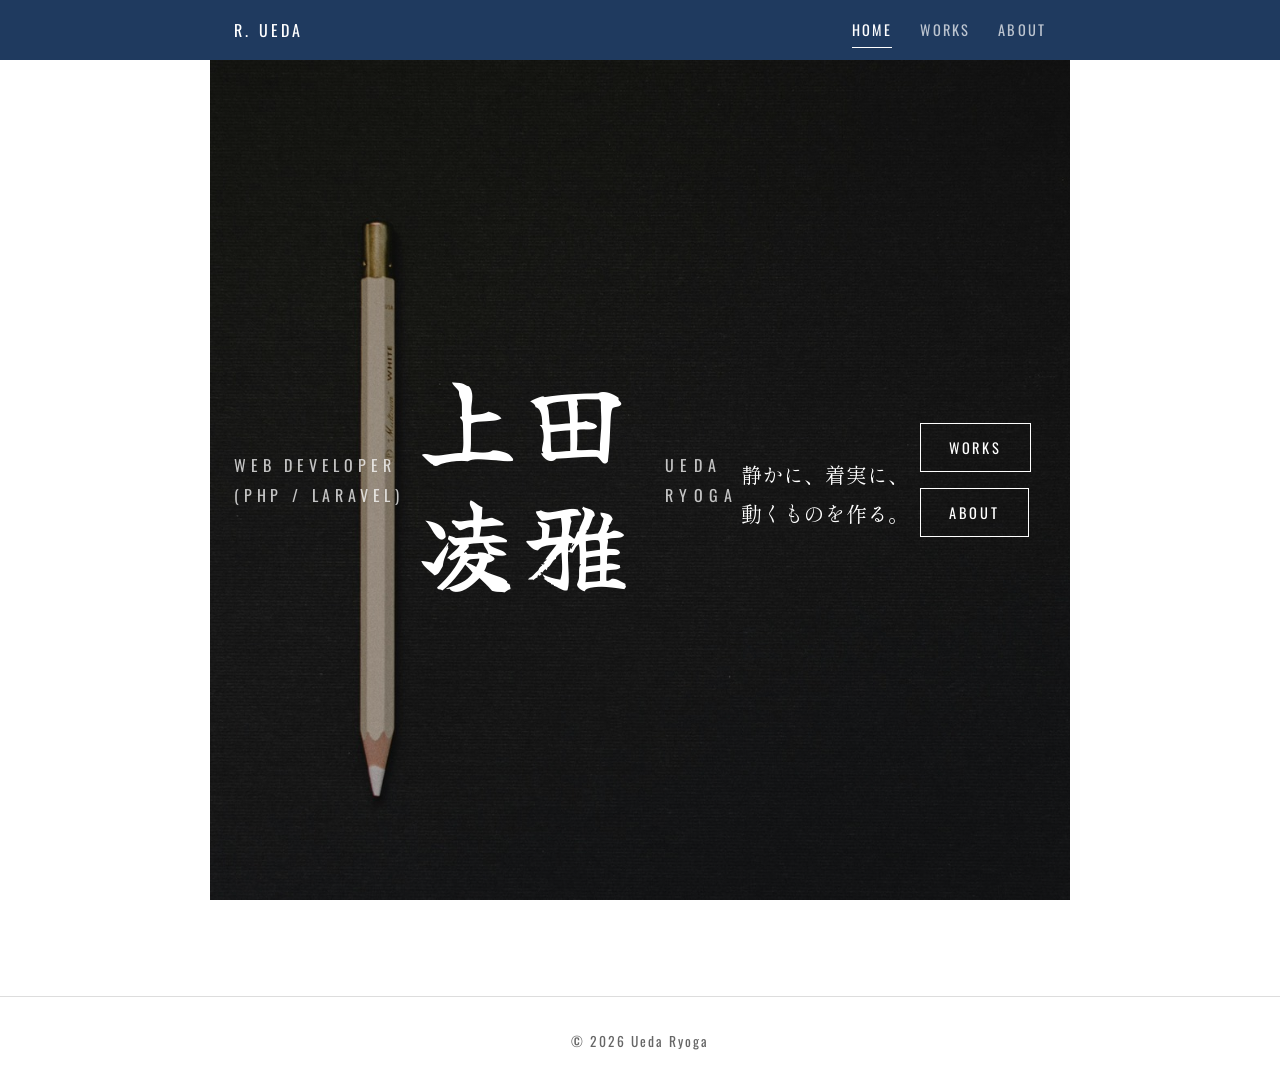
<file: html/index.html>
<!DOCTYPE html>
<html lang="ja">

<head>
  <meta charset="UTF-8">
  <meta name="viewport" content="width=device-width, initial-scale=1">
  <link rel="preconnect" href="https://fonts.googleapis.com">
  <link rel="preconnect" href="https://fonts.gstatic.com" crossorigin>
  <link
    href="https://fonts.googleapis.com/css2?family=Oswald:wght@400;600&family=Shippori+Mincho:wght@400;600&family=Yuji+Boku&display=swap"
    rel="stylesheet">
  <link rel="stylesheet" href="../style.css">
  <title>上田 凌雅 | Web Engineer</title>
</head>

<body>
  <header class="site-header">
    <div class="wrap">
      <a class="brand" href="index.html">R. UEDA</a>
      <button class="menu-btn" aria-expanded="false" aria-label="メニュー">MENU</button>
      <nav class="nav">
        <a href="index.html" aria-current="page">Home</a>
        <a href="works.html">Works</a>
        <a href="about.html">About</a>
      </nav>
    </div>
  </header>
  <main class="wrap hero">
    <p class="role reveal">Web Developer (PHP / Laravel)</p>
    <h1 class="name reveal">上田 凌雅</h1>
    <p class="name-en reveal">UEDA RYOGA</p>
    <p class="tagline reveal">静かに、着実に、動くものを作る。</p>
    <div class="links reveal">
      <a class="btn" href="works.html">Works</a>
      <a class="btn" href="about.html">About</a>
    </div>
  </main>
  <footer class="site-footer">&copy; 2026 Ueda Ryoga</footer>
  <script src="../script.js" defer></script>
</body>

</html>
</file>
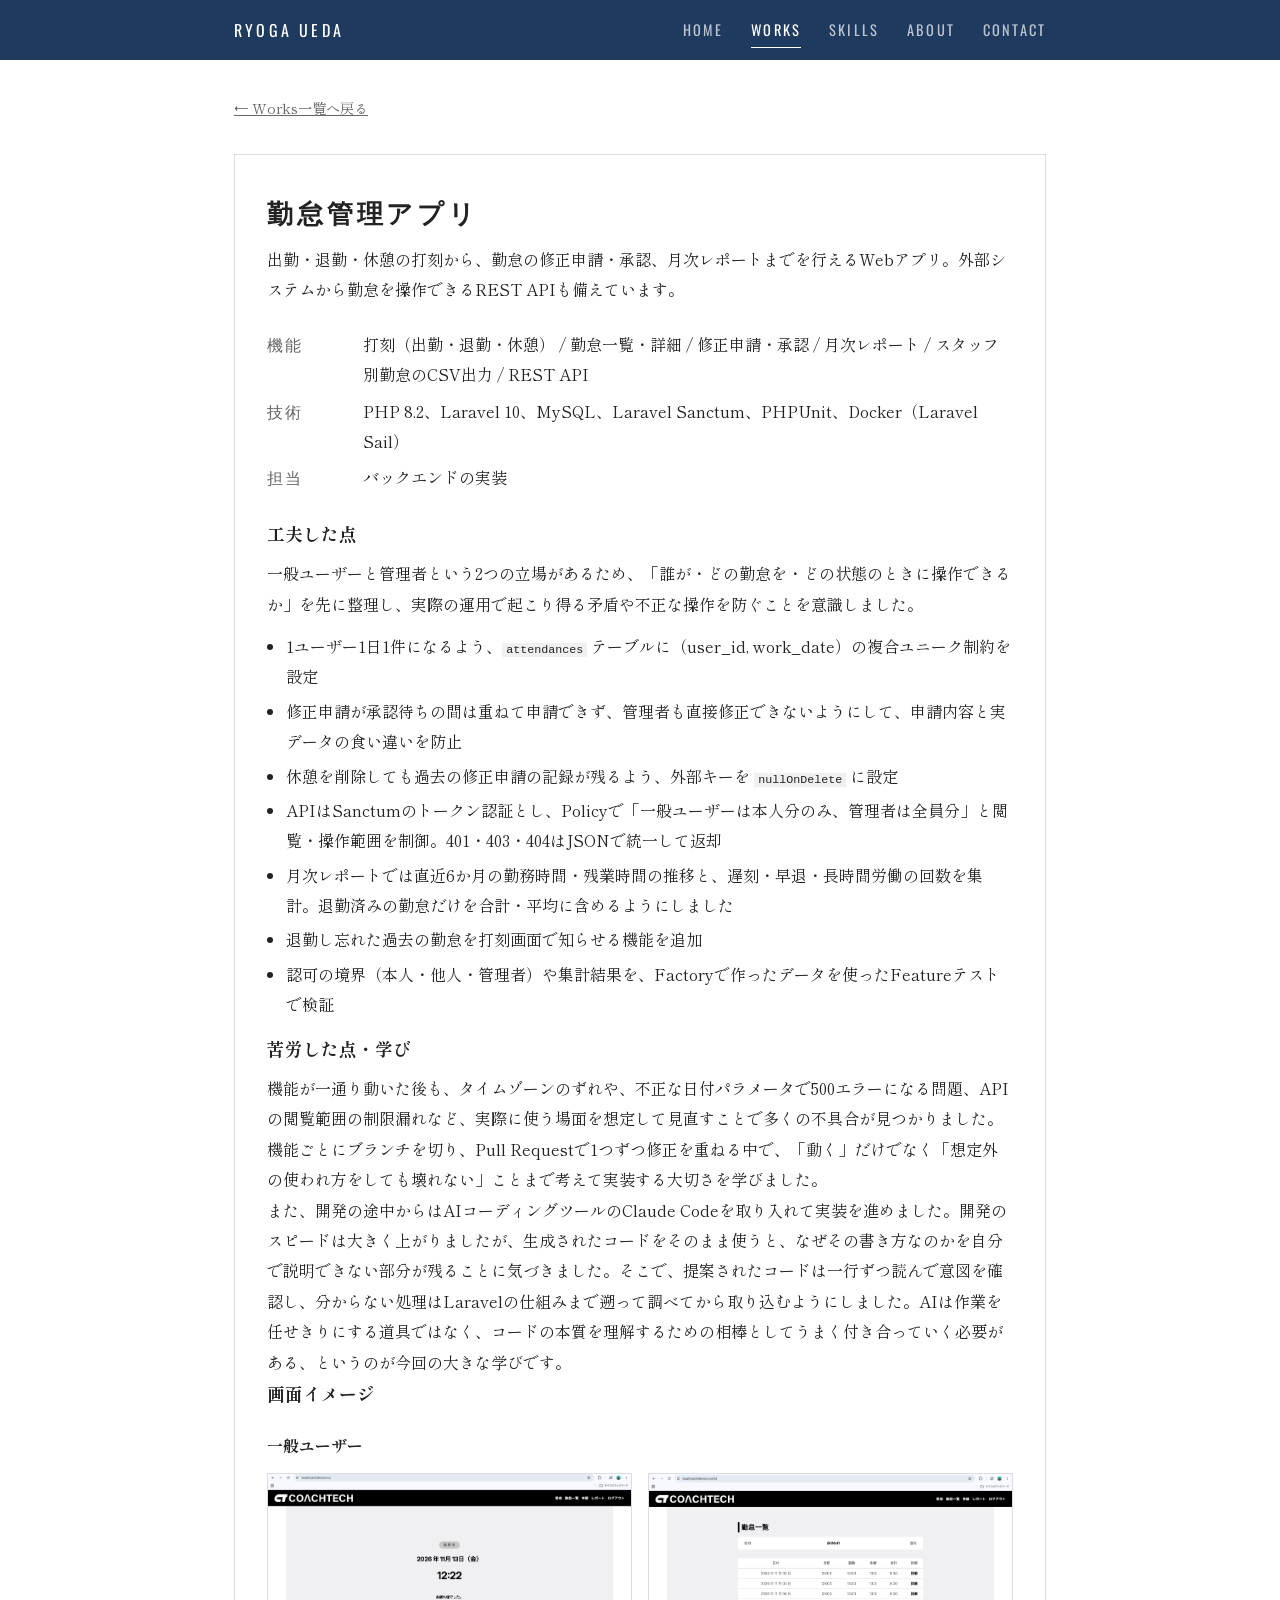
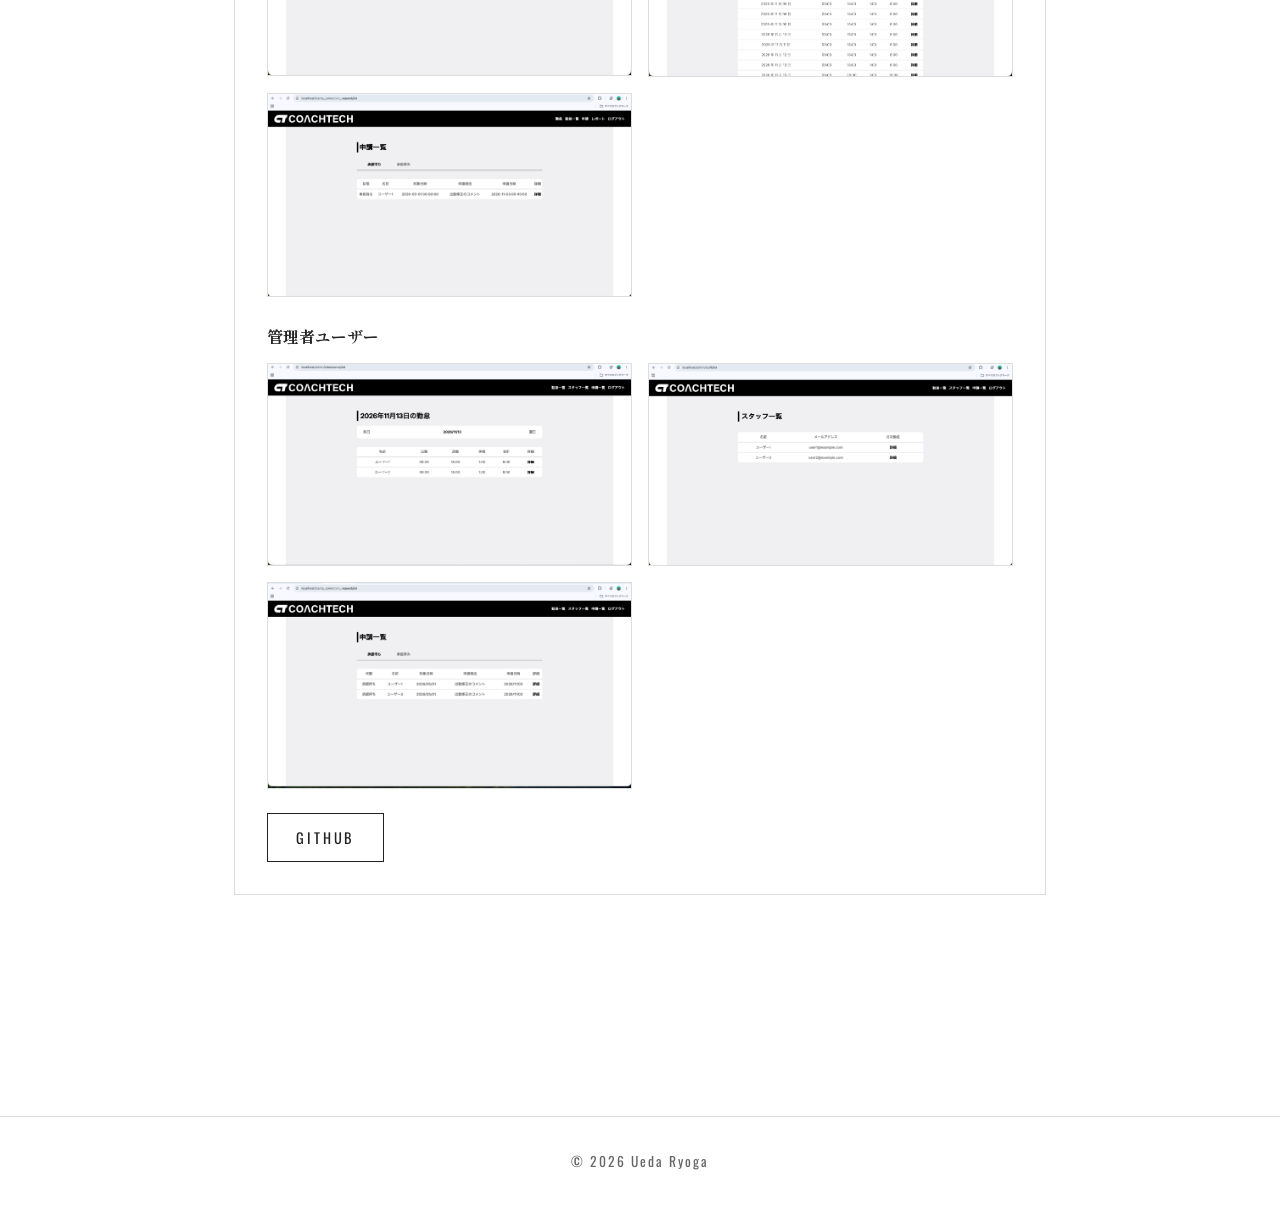
<file: html/work-attendance.html>
<!DOCTYPE html>
<html lang="ja">

<head>
  <meta charset="UTF-8">
  <meta name="viewport" content="width=device-width, initial-scale=1">
  <meta name="description" content="打刻・修正申請・承認・月次レポートまで行える勤怠管理アプリ（REST API付き）">
  <link rel="preconnect" href="https://fonts.googleapis.com">
  <link rel="preconnect" href="https://fonts.gstatic.com" crossorigin>
  <link
    href="https://fonts.googleapis.com/css2?family=Oswald:wght@400;600&family=Shippori+Mincho:wght@400;600&family=Yuji+Boku&display=swap"
    rel="stylesheet">
  <link rel="stylesheet" href="../style.css">
  <link rel="icon" href="../favicon.svg" type="image/svg+xml">
  <meta property="og:type" content="article">
  <meta property="og:title" content="勤怠管理アプリ | Works | 上田 凌雅">
  <meta property="og:description" content="打刻・修正申請・承認・月次レポートまで行える勤怠管理アプリ（REST API付き）">
  <meta property="og:url" content="https://ryoga613.github.io/profilePage2/html/work-attendance.html">
  <meta property="og:image" content="https://ryoga613.github.io/profilePage2/images/bg3.jpg">
  <meta name="twitter:card" content="summary_large_image">
  <title>勤怠管理アプリ | Works | 上田 凌雅</title>
</head>

<body>
  <header class="site-header">
    <div class="wrap">
      <a class="brand" href="../index.html">RYOGA UEDA</a>
      <button class="menu-btn" aria-expanded="false" aria-controls="site-nav" aria-label="メニュー">MENU</button>
      <nav class="nav" id="site-nav">
        <a href="../index.html#home">Home</a>
        <a href="../index.html#works" aria-current="page">Works</a>
        <a href="../index.html#skills">Skills</a>
        <a href="../index.html#about">About</a>
        <a href="../index.html#contact">Contact</a>
      </nav>
    </div>
  </header>
  <main class="wrap">
    <p class="back-link reveal"><a href="../index.html#works">← Works一覧へ戻る</a></p>
    <article class="card reveal">
      <h2>勤怠管理アプリ</h2>
      <p>出勤・退勤・休憩の打刻から、勤怠の修正申請・承認、月次レポートまでを行えるWebアプリ。外部システムから勤怠を操作できるREST APIも備えています。</p>
      <dl class="spec">
        <dt>機能</dt>
        <dd>打刻（出勤・退勤・休憩） / 勤怠一覧・詳細 / 修正申請・承認 / 月次レポート / スタッフ別勤怠のCSV出力 / REST API</dd>
        <dt>技術</dt>
        <dd>PHP 8.2、Laravel 10、MySQL、Laravel Sanctum、PHPUnit、Docker（Laravel Sail）</dd>
        <dt>担当</dt>
        <dd>バックエンドの実装</dd>
      </dl>

      <h3>工夫した点</h3>
      <p>
        一般ユーザーと管理者という2つの立場があるため、「誰が・どの勤怠を・どの状態のときに操作できるか」を先に整理し、実際の運用で起こり得る矛盾や不正な操作を防ぐことを意識しました。
      </p>
      <ul>
        <li>1ユーザー1日1件になるよう、<code>attendances</code> テーブルに（user_id, work_date）の複合ユニーク制約を設定</li>
        <li>修正申請が承認待ちの間は重ねて申請できず、管理者も直接修正できないようにして、申請内容と実データの食い違いを防止</li>
        <li>休憩を削除しても過去の修正申請の記録が残るよう、外部キーを <code>nullOnDelete</code> に設定</li>
        <li>APIはSanctumのトークン認証とし、Policyで「一般ユーザーは本人分のみ、管理者は全員分」と閲覧・操作範囲を制御。401・403・404はJSONで統一して返却</li>
        <li>月次レポートでは直近6か月の勤務時間・残業時間の推移と、遅刻・早退・長時間労働の回数を集計。退勤済みの勤怠だけを合計・平均に含めるようにしました</li>
        <li>退勤し忘れた過去の勤怠を打刻画面で知らせる機能を追加</li>
        <li>認可の境界（本人・他人・管理者）や集計結果を、Factoryで作ったデータを使ったFeatureテストで検証</li>
      </ul>

      <h3>苦労した点・学び</h3>
      <p>
        機能が一通り動いた後も、タイムゾーンのずれや、不正な日付パラメータで500エラーになる問題、APIの閲覧範囲の制限漏れなど、実際に使う場面を想定して見直すことで多くの不具合が見つかりました。機能ごとにブランチを切り、Pull Requestで1つずつ修正を重ねる中で、「動く」だけでなく「想定外の使われ方をしても壊れない」ことまで考えて実装する大切さを学びました。
      </p>
      <p>
        また、開発の途中からはAIコーディングツールのClaude Codeを取り入れて実装を進めました。開発のスピードは大きく上がりましたが、生成されたコードをそのまま使うと、なぜその書き方なのかを自分で説明できない部分が残ることに気づきました。そこで、提案されたコードは一行ずつ読んで意図を確認し、分からない処理はLaravelの仕組みまで遡って調べてから取り込むようにしました。AIは作業を任せきりにする道具ではなく、コードの本質を理解するための相棒としてうまく付き合っていく必要がある、というのが今回の大きな学びです。
      </p>

      <h3>画面イメージ</h3>
      <section class="screen-group" aria-labelledby="screens-user">
        <h4 id="screens-user">一般ユーザー</h4>
        <div class="images">
          <img src="../images/attendance-app2.png" alt="一般ユーザーの打刻画面（退勤済みの状態）" class="app_image"
            width="3420" height="1896" loading="lazy">
          <img src="../images/attendance-app4.png" alt="一般ユーザーの勤怠一覧画面（月ごとの出勤・退勤・休憩・合計時間）" class="app_image"
            width="3420" height="1906" loading="lazy">
          <img src="../images/attendance-app3.png" alt="一般ユーザーの申請一覧画面（承認待ちの修正申請）" class="app_image"
            width="3419" height="1898" loading="lazy">
        </div>
      </section>
      <section class="screen-group" aria-labelledby="screens-admin">
        <h4 id="screens-admin">管理者ユーザー</h4>
        <div class="images">
          <img src="../images/attendance-app5.png" alt="管理者の日次勤怠一覧画面（スタッフ全員のその日の勤怠）" class="app_image"
            width="3419" height="1893" loading="lazy">
          <img src="../images/attendance-app6.png" alt="管理者のスタッフ一覧画面（名前・メールアドレスと月次勤怠へのリンク）" class="app_image"
            width="3419" height="1889" loading="lazy">
          <img src="../images/attendance-app1.png" alt="管理者の申請一覧画面（全スタッフの承認待ちの修正申請）" class="app_image"
            width="3419" height="1931" loading="lazy">
        </div>
      </section>

      <div class="card-links">
        <a class="btn" href="https://github.com/ryoga613/Attendance--apprication">GitHub</a>
      </div>
    </article>
    <nav class="work-pager reveal" aria-label="作品間の移動">
      <a class="pager-prev" href="work-yourgoal.html">← Your Goal</a>
      <a class="pager-next" href="work-bookshelf.html">book_shelf →</a>
    </nav>
    <p class="back-link reveal"><a href="../index.html#works">← Works一覧へ戻る</a></p>
  </main>
  <footer class="site-footer">&copy; 2026 Ueda Ryoga</footer>
  <script src="../script.js" defer></script>
</body>

</html>
</file>
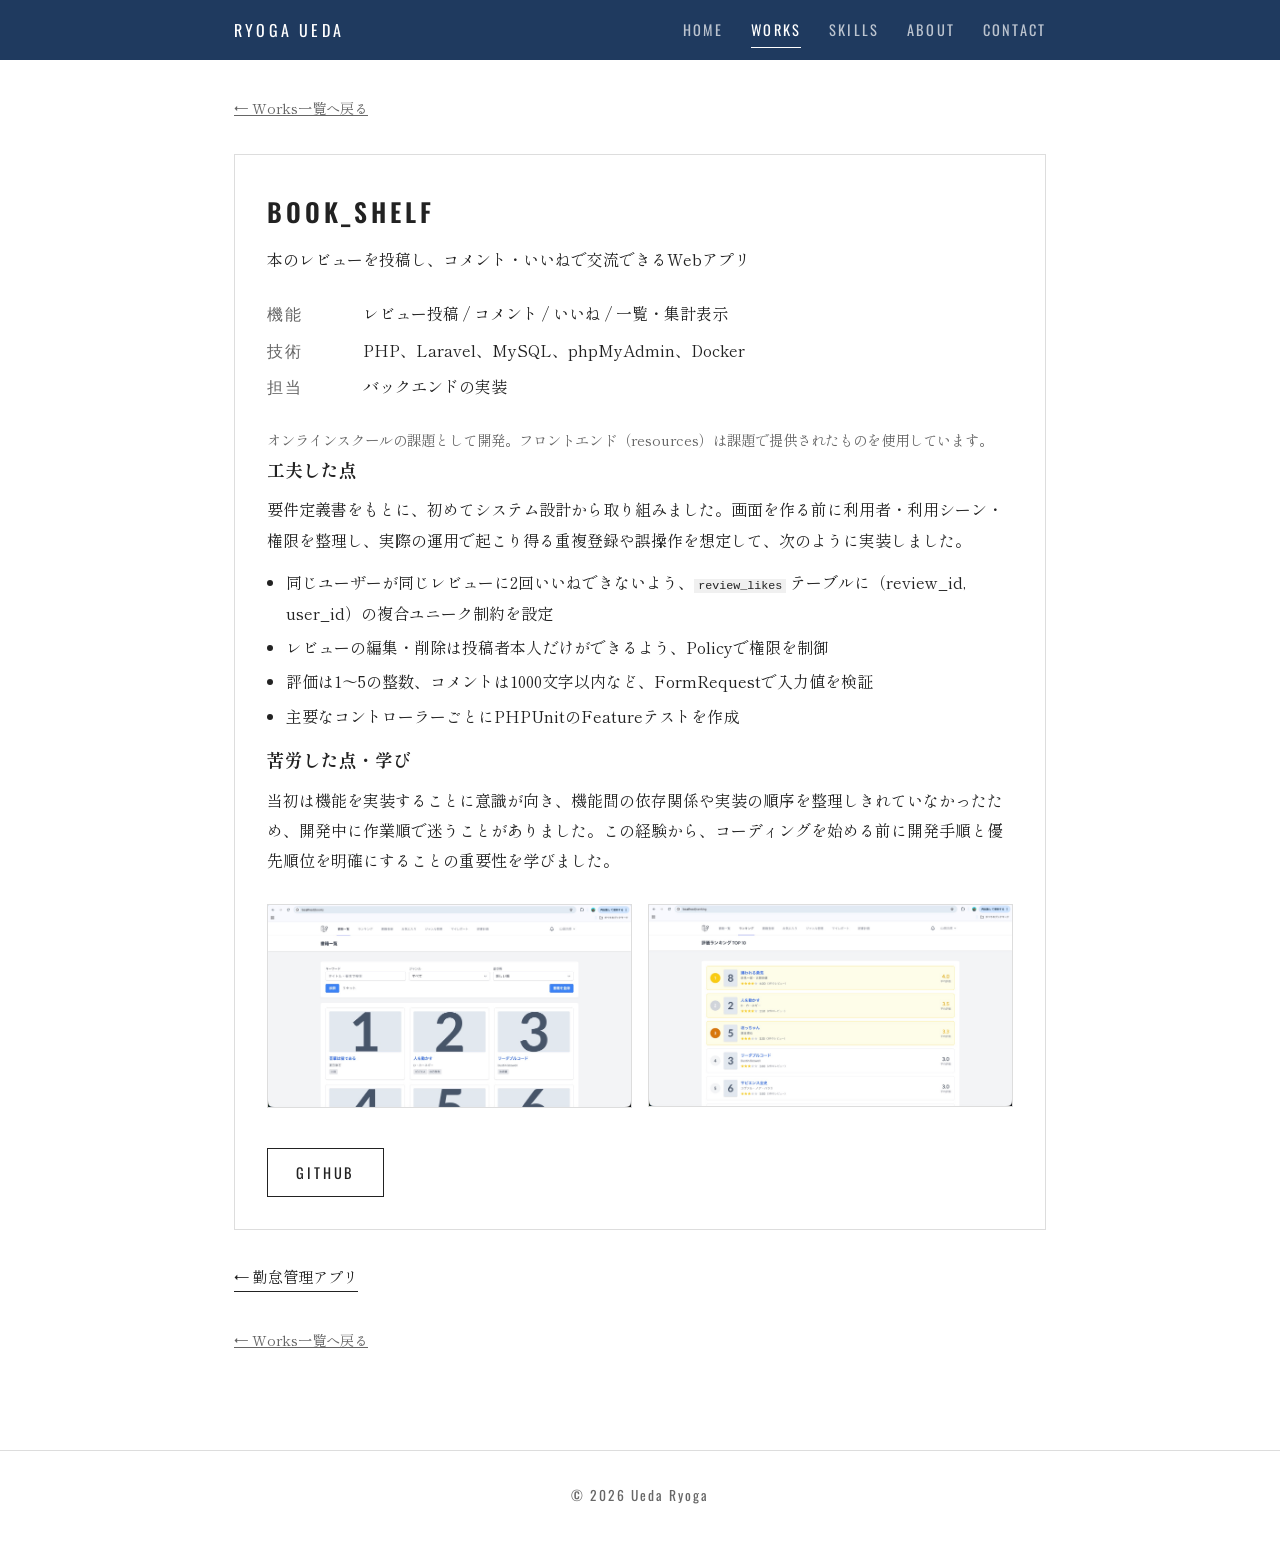
<file: html/work-bookshelf.html>
<!DOCTYPE html>
<html lang="ja">

<head>
  <meta charset="UTF-8">
  <meta name="viewport" content="width=device-width, initial-scale=1">
  <meta name="description" content="本のレビューを投稿し、コメント・いいねで交流できるWebアプリ">
  <link rel="preconnect" href="https://fonts.googleapis.com">
  <link rel="preconnect" href="https://fonts.gstatic.com" crossorigin>
  <link
    href="https://fonts.googleapis.com/css2?family=Oswald:wght@400;600&family=Shippori+Mincho:wght@400;600&family=Yuji+Boku&display=swap"
    rel="stylesheet">
  <link rel="stylesheet" href="../style.css">
  <link rel="icon" href="../favicon.svg" type="image/svg+xml">
  <meta property="og:type" content="article">
  <meta property="og:title" content="book_shelf | Works | 上田 凌雅">
  <meta property="og:description" content="本のレビューを投稿し、コメント・いいねで交流できるWebアプリ">
  <meta property="og:url" content="https://ryoga613.github.io/profilePage2/html/work-bookshelf.html">
  <meta property="og:image" content="https://ryoga613.github.io/profilePage2/images/bg3.jpg">
  <meta name="twitter:card" content="summary_large_image">
  <title>book_shelf | Works | 上田 凌雅</title>
</head>

<body>
  <header class="site-header">
    <div class="wrap">
      <a class="brand" href="../index.html">RYOGA UEDA</a>
      <button class="menu-btn" aria-expanded="false" aria-controls="site-nav" aria-label="メニュー">MENU</button>
      <nav class="nav" id="site-nav">
        <a href="../index.html#home">Home</a>
        <a href="../index.html#works" aria-current="page">Works</a>
        <a href="../index.html#skills">Skills</a>
        <a href="../index.html#about">About</a>
        <a href="../index.html#contact">Contact</a>
      </nav>
    </div>
  </header>
  <main class="wrap">
    <p class="back-link reveal"><a href="../index.html#works">← Works一覧へ戻る</a></p>
    <article class="card reveal">
      <h2>book_shelf</h2>
      <p>本のレビューを投稿し、コメント・いいねで交流できるWebアプリ</p>
      <dl class="spec">
        <dt>機能</dt>
        <dd>レビュー投稿 / コメント / いいね / 一覧・集計表示</dd>
        <dt>技術</dt>
        <dd>PHP、Laravel、MySQL、phpMyAdmin、Docker</dd>
        <dt>担当</dt>
        <dd>バックエンドの実装</dd>
      </dl>
      <p class="note">オンラインスクールの課題として開発。フロントエンド（resources）は課題で提供されたものを使用しています。</p>

      <h3>工夫した点</h3>
      <p>
        要件定義書をもとに、初めてシステム設計から取り組みました。画面を作る前に利用者・利用シーン・権限を整理し、実際の運用で起こり得る重複登録や誤操作を想定して、次のように実装しました。
      </p>
      <ul>
        <li>同じユーザーが同じレビューに2回いいねできないよう、<code>review_likes</code> テーブルに（review_id, user_id）の複合ユニーク制約を設定</li>
        <li>レビューの編集・削除は投稿者本人だけができるよう、Policyで権限を制御</li>
        <li>評価は1〜5の整数、コメントは1000文字以内など、FormRequestで入力値を検証</li>
        <li>主要なコントローラーごとにPHPUnitのFeatureテストを作成</li>
      </ul>

      <h3>苦労した点・学び</h3>
      <p>
        当初は機能を実装することに意識が向き、機能間の依存関係や実装の順序を整理しきれていなかったため、開発中に作業順で迷うことがありました。この経験から、コーディングを始める前に開発手順と優先順位を明確にすることの重要性を学びました。
      </p>
      <div class="images">
        <img src="../images/bookShelf1.jpg" alt="書籍一覧画面（キーワード・ジャンル検索と書籍カード一覧）" class="app_image"
          width="1600" height="890" loading="lazy">
        <img src="../images/bookShelf2.jpg" alt="評価ランキングTOP10画面（平均評価とレビュー件数）" class="app_image"
          width="1600" height="887" loading="lazy">
      </div>

      <div class="card-links">
        <a class="btn" href="https://github.com/ryoga613/bookshelf_app">GitHub</a>
      </div>
    </article>
    <nav class="work-pager reveal" aria-label="作品間の移動">
      <a class="pager-prev" href="work-attendance.html">← 勤怠管理アプリ</a>
      <span></span>
    </nav>
    <p class="back-link reveal"><a href="../index.html#works">← Works一覧へ戻る</a></p>
  </main>
  <footer class="site-footer">&copy; 2026 Ueda Ryoga</footer>
  <script src="../script.js" defer></script>
</body>

</html>
</file>
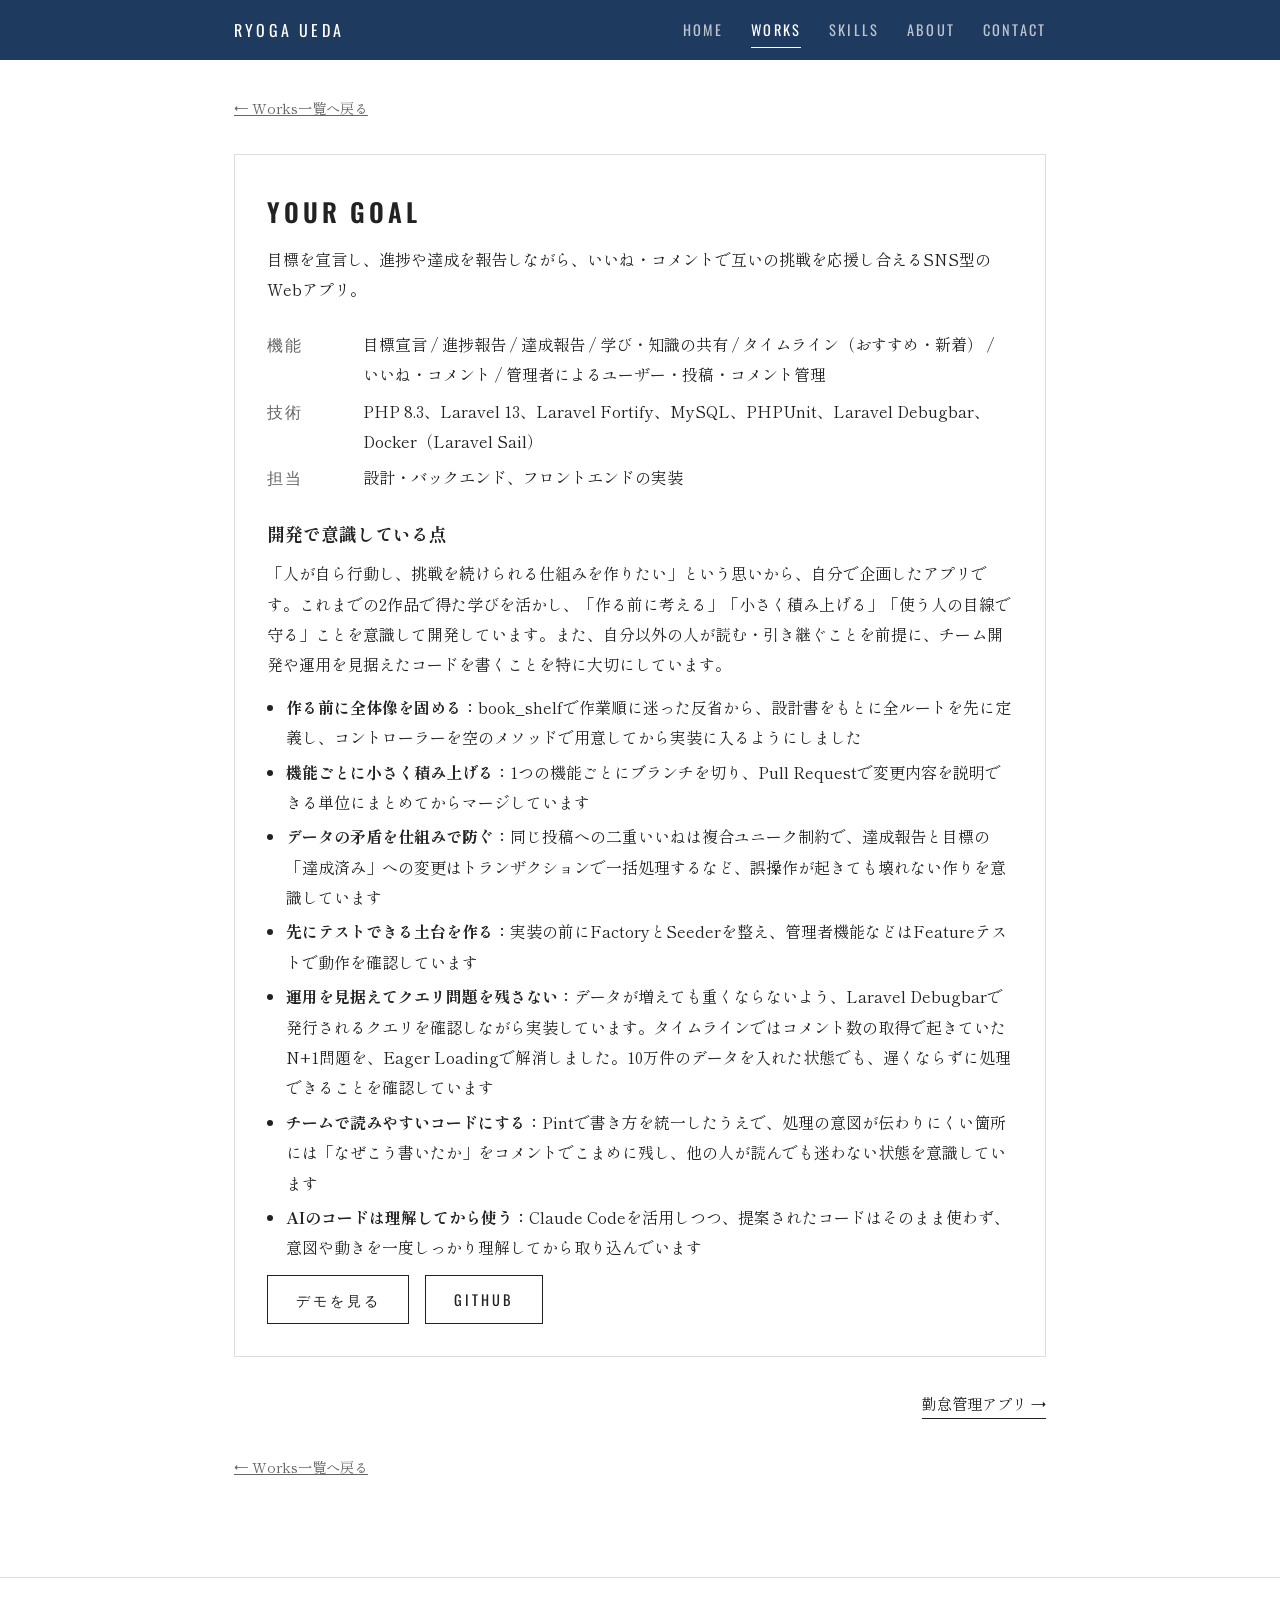
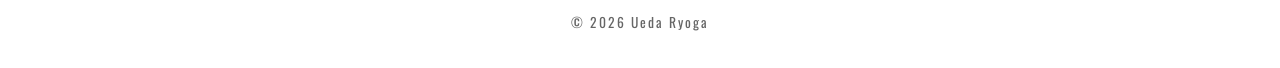
<file: html/work-yourgoal.html>
<!DOCTYPE html>
<html lang="ja">

<head>
  <meta charset="UTF-8">
  <meta name="viewport" content="width=device-width, initial-scale=1">
  <meta name="description" content="目標の宣言・進捗・達成を共有し、挑戦を応援し合えるSNS型アプリ">
  <link rel="preconnect" href="https://fonts.googleapis.com">
  <link rel="preconnect" href="https://fonts.gstatic.com" crossorigin>
  <link
    href="https://fonts.googleapis.com/css2?family=Oswald:wght@400;600&family=Shippori+Mincho:wght@400;600&family=Yuji+Boku&display=swap"
    rel="stylesheet">
  <link rel="stylesheet" href="../style.css">
  <link rel="icon" href="../favicon.svg" type="image/svg+xml">
  <meta property="og:type" content="article">
  <meta property="og:title" content="Your Goal | Works | 上田 凌雅">
  <meta property="og:description" content="目標の宣言・進捗・達成を共有し、挑戦を応援し合えるSNS型アプリ">
  <meta property="og:url" content="https://ryoga613.github.io/profilePage2/html/work-yourgoal.html">
  <meta property="og:image" content="https://ryoga613.github.io/profilePage2/images/bg3.jpg">
  <meta name="twitter:card" content="summary_large_image">
  <title>Your Goal | Works | 上田 凌雅</title>
</head>

<body>
  <header class="site-header">
    <div class="wrap">
      <a class="brand" href="../index.html">RYOGA UEDA</a>
      <button class="menu-btn" aria-expanded="false" aria-controls="site-nav" aria-label="メニュー">MENU</button>
      <nav class="nav" id="site-nav">
        <a href="../index.html#home">Home</a>
        <a href="../index.html#works" aria-current="page">Works</a>
        <a href="../index.html#skills">Skills</a>
        <a href="../index.html#about">About</a>
        <a href="../index.html#contact">Contact</a>
      </nav>
    </div>
  </header>
  <main class="wrap">
    <p class="back-link reveal"><a href="../index.html#works">← Works一覧へ戻る</a></p>
    <article class="card reveal">
      <h2>Your Goal</h2>
      <p>目標を宣言し、進捗や達成を報告しながら、いいね・コメントで互いの挑戦を応援し合えるSNS型のWebアプリ。</p>
      <dl class="spec">
        <dt>機能</dt>
        <dd>目標宣言 / 進捗報告 / 達成報告 / 学び・知識の共有 / タイムライン（おすすめ・新着） / いいね・コメント / 管理者によるユーザー・投稿・コメント管理</dd>
        <dt>技術</dt>
        <dd>PHP 8.3、Laravel 13、Laravel Fortify、MySQL、PHPUnit、Laravel Debugbar、Docker（Laravel Sail）</dd>
        <dt>担当</dt>
        <dd>設計・バックエンド、フロントエンドの実装</dd>
      </dl>

      <h3>開発で意識している点</h3>
      <p>
        「人が自ら行動し、挑戦を続けられる仕組みを作りたい」という思いから、自分で企画したアプリです。これまでの2作品で得た学びを活かし、「作る前に考える」「小さく積み上げる」「使う人の目線で守る」ことを意識して開発しています。また、自分以外の人が読む・引き継ぐことを前提に、チーム開発や運用を見据えたコードを書くことを特に大切にしています。
      </p>
      <ul>
        <li><strong>作る前に全体像を固める：</strong>book_shelfで作業順に迷った反省から、設計書をもとに全ルートを先に定義し、コントローラーを空のメソッドで用意してから実装に入るようにしました</li>
        <li><strong>機能ごとに小さく積み上げる：</strong>1つの機能ごとにブランチを切り、Pull Requestで変更内容を説明できる単位にまとめてからマージしています</li>
        <li><strong>データの矛盾を仕組みで防ぐ：</strong>同じ投稿への二重いいねは複合ユニーク制約で、達成報告と目標の「達成済み」への変更はトランザクションで一括処理するなど、誤操作が起きても壊れない作りを意識しています</li>
        <li><strong>先にテストできる土台を作る：</strong>実装の前にFactoryとSeederを整え、管理者機能などはFeatureテストで動作を確認しています</li>
        <li><strong>運用を見据えてクエリ問題を残さない：</strong>データが増えても重くならないよう、Laravel Debugbarで発行されるクエリを確認しながら実装しています。タイムラインではコメント数の取得で起きていたN+1問題を、Eager Loadingで解消しました。10万件のデータを入れた状態でも、遅くならずに処理できることを確認しています</li>
        <li><strong>チームで読みやすいコードにする：</strong>Pintで書き方を統一したうえで、処理の意図が伝わりにくい箇所には「なぜこう書いたか」をコメントでこまめに残し、他の人が読んでも迷わない状態を意識しています</li>
        <li><strong>AIのコードは理解してから使う：</strong>Claude Codeを活用しつつ、提案されたコードはそのまま使わず、意図や動きを一度しっかり理解してから取り込んでいます</li>
      </ul>

      <div class="card-links">
        <a class="btn" href="https://yourgoal.onrender.com/" target="_blank" rel="noopener noreferrer">デモを見る</a>
        <a class="btn" href="https://github.com/ryoga613/YourGoal">GitHub</a>
      </div>
    </article>
    <nav class="work-pager reveal" aria-label="作品間の移動">
      <span></span>
      <a class="pager-next" href="work-attendance.html">勤怠管理アプリ →</a>
    </nav>
    <p class="back-link reveal"><a href="../index.html#works">← Works一覧へ戻る</a></p>
  </main>
  <footer class="site-footer">&copy; 2026 Ueda Ryoga</footer>
  <script src="../script.js" defer></script>
</body>

</html>
</file>
<file: style.css>
/* ===== 色・フォント ===== */
:root {
  --fg: #222;
  --sub: #666;
  --line: #ddd;
  --mincho: 'Shippori Mincho', 'Noto Serif JP', 'Hiragino Mincho ProN', serif;
  --brush: 'Yuji Boku', 'Shippori Mincho', serif;
  /* 名前用の筆文字 */
  --en: 'Oswald', 'Arial Narrow', sans-serif;
  /* 英字 */
  --header-bg: #1f3a5f;
  /* ヘッダーの色（藍色） */
  --header-fg: #fff;
  --header-sub: rgba(255, 255, 255, .7);
}

* {
  box-sizing: border-box;
  margin: 0;
}

body {
  font-family: var(--mincho);
  color: var(--fg);
  line-height: 1.9;
  min-height: 100vh;
  background: #fff;
}

a {
  color: inherit;
}

.wrap {
  max-width: 860px;
  margin: 0 auto;
  padding: 0 24px;
}

/* ===== ヘッダー ===== */
.site-header {
  position: sticky;
  top: 0;
  z-index: 10;
  background: var(--header-bg);
  color: var(--header-fg);
}

.site-header .wrap {
  display: flex;
  justify-content: space-between;
  align-items: center;
  height: 60px;
}

.brand {
  font-family: var(--en);
  letter-spacing: .2em;
  text-decoration: none;
}

.nav {
  display: flex;
  gap: 28px;
  font-family: var(--en);
  letter-spacing: .15em;
  text-transform: uppercase;
  font-size: .9rem;
}

.nav a {
  text-decoration: none;
  color: var(--header-sub);
  padding: 4px 0;
  border-bottom: 1px solid transparent;
}

.nav a:hover,
.nav a[aria-current] {
  color: var(--header-fg);
  border-bottom-color: var(--header-fg);
}

.menu-btn {
  display: none;
  background: none;
  border: 1px solid var(--header-sub);
  color: var(--header-fg);
  font-family: var(--en);
  padding: 4px 12px;
  cursor: pointer;
}

/* ===== 見出し・共通 ===== */
h1,
h2 {
  font-family: var(--en);
  font-weight: 600;
  letter-spacing: .15em;
  text-transform: uppercase;
}

h2 {
  font-size: 1.6rem;
  padding-bottom: 8px;
  margin: 72px 0 24px;
  /* border-bottom: 1px solid var(--line); */
}

h3 {
  font-size: 1.1rem;
  margin: 32px 0 8px;
}

.page-title {
  font-size: 2.4rem;
  margin: 64px 0 0;
}

.lead {
  color: var(--sub);
}

ul {
  padding-left: 1.2em;
}

li {
  margin: 4px 0;
}

/* ===== トップ ===== */
.hero {
  min-height: calc(100vh - 60px);
  display: flex;
  align-items: center;
  /* 暗い背景写真の上なので、Home の中だけ文字色を白系にする */
  --fg: #fff;
  --sub: rgba(255, 255, 255, .75);
  color: var(--fg);
  /* 写真の上に薄く暗い膜を重ねて、文字を読みやすくする */
  background-color: #1a1a1a;
  background-image: linear-gradient(rgba(0, 0, 0, .25), rgba(0, 0, 0, .25)), url('images/bg3.jpg');
  background-size: cover;
  background-position: left center;
}

.hero > .wrap {
  width: 100%;
}

.hero .btn:hover {
  color: #222;
}

.hero .role {
  font-family: var(--en);
  letter-spacing: .3em;
  color: var(--sub);
  text-transform: uppercase;
}

.hero .name {
  font-family: var(--brush);
  font-size: clamp(3.2rem, 11vw, 6.5rem);
  line-height: 1.2;
  margin: 12px 0;
  font-weight: 400;
  letter-spacing: .05em;
  text-transform: none;
}

.hero .name-en {
  font-family: var(--en);
  letter-spacing: .4em;
  color: var(--sub);
}

.hero .tagline {
  font-size: 1.3rem;
  margin: 40px 0 12px;
}

.hero .appeal {
  max-width: 36em;
  margin-bottom: 40px;
  color: var(--sub);
}

.hero .links {
  display: flex;
  gap: 16px;
  flex-wrap: wrap;
}

.btn {
  display: inline-block;
  padding: 10px 28px;
  border: 1px solid var(--fg);
  text-decoration: none;
  font-family: var(--en);
  letter-spacing: .2em;
  text-transform: uppercase;
  font-size: .9rem;
  transition: .3s;
}

.btn:hover {
  background: var(--fg);
  color: #fff;
}

/* ===== Works ===== */
.card {
  border: 1px solid var(--line);
  background: rgba(255, 255, 255, .7);
  padding: 32px;
  margin-top: 32px;
}

.card h2 {
  margin: 0 0 8px;
  border: 0;
  padding: 0;
}

.spec {
  display: grid;
  grid-template-columns: 80px 1fr;
  gap: 6px 16px;
  margin: 24px 0;
}

.spec dt {
  font-family: var(--en);
  letter-spacing: .1em;
  color: var(--sub);
}

.spec dd {
  margin: 0;
}

.note {
  color: var(--sub);
  font-size: .9rem;
}

/* ===== About ===== */
.timeline {
  list-style: none;
  padding: 0;
  border-left: 1px solid var(--line);
}

.timeline li {
  padding-left: 20px;
  margin: 16px 0;
  position: relative;
}

.timeline li::before {
  content: '';
  position: absolute;
  left: -4px;
  top: .8em;
  width: 7px;
  height: 7px;
  background: var(--fg);
  border-radius: 50%;
}

.timeline .date {
  font-family: var(--en);
  letter-spacing: .1em;
  color: var(--sub);
  display: block;
}

.contact a {
  display: block;
  width: fit-content;
  margin: 6px 0;
  font-family: var(--en);
  letter-spacing: .1em;
}

.hobby-card {
  margin-top: 50px;
}

/* ===== フッター ===== */
.site-footer {
  margin-top: 96px;
  padding: 32px 0;
  border-top: 1px solid var(--line);
  text-align: center;
  color: var(--sub);
  font-family: var(--en);
  letter-spacing: .15em;
  font-size: .85rem;
}

/* ===== スクロールで、ふわっと表示(JSが動くときだけ) ===== */
.js .reveal {
  opacity: 0;
  transform: translateY(18px);
  transition: opacity .9s, transform .9s;
}

.js .reveal.in {
  opacity: 1;
  transform: none;
}

/* 動きを減らす設定の人には、ふわっと表示をしない */
@media (prefers-reduced-motion: reduce) {
  .js .reveal {
    opacity: 1;
    transform: none;
    transition: none;
  }

  .btn {
    transition: none;
  }
}

/* ===== 画像 ===== */
img {
  height: auto;
}

/* About：自己紹介 */
.profile-text {
  margin-top: 16px;
}

.profile-text p + p {
  margin-top: 1em;
}

/* Works：スクリーンショット */
.images {
  display: grid;
  grid-template-columns: repeat(2, 1fr);
  gap: 16px;
  margin: 28px 0 40px;
}

.app_image {
  display: block;
  width: 100%;
  border: 1px solid var(--line);
}

.screen-group h4 {
  font-size: 1rem;
  margin: 20px 0 0;
}

.screen-group .images {
  margin: 12px 0 24px;
}

.card-links {
  display: flex;
  gap: 16px;
  flex-wrap: wrap;
}

/* About：趣味の写真 */
.hobby-card img {
  display: block;
  width: auto;
  max-width: 40%;
  max-height: 500px;
  margin: 10px 0;
}

/* ===== スマホ ===== */
@media (max-width: 640px) {
  .menu-btn {
    display: block;
  }

  .nav {
    display: none;
    position: absolute;
    top: 60px;
    left: 0;
    right: 0;
    flex-direction: column;
    gap: 0;
    background: var(--header-bg);
    padding: 12px 24px;
  }

  .nav.open {
    display: flex;
  }

  .nav a {
    padding: 12px 0;
  }

  .spec {
    grid-template-columns: 1fr;
  }

  .card {
    padding: 20px;
  }

  .images {
    grid-template-columns: 1fr;
  }

  .hobby-card img {
    max-width: 80%;
  }
}
/* ===== 追加分 ===== */
.hero .status {
  margin-top: 8px;
  margin-bottom: 24px;
  font-size: 1.2rem;
  font-weight: 600;
  color: var(--sub);
  letter-spacing: .1em;
}

.card ul {
  margin: 12px 0;
}

.card code {
  font-size: .9em;
  padding: 0 4px;
  background: rgba(0, 0, 0, .06);
}

.badge {
  display: inline-block;
  margin-left: 8px;
  padding: 0 10px;
  border: 1px solid var(--sub);
  color: var(--sub);
  font-family: var(--mincho);
  font-size: .8rem;
  letter-spacing: .05em;
  vertical-align: middle;
}

.skills {
  margin-top: 0;
}

.lang-list {
  display: flex;
  flex-wrap: wrap;
  gap: 4px 16px;
}

.lang {
  display: inline-flex;
  align-items: center;
  gap: 6px;
}

.lang img {
  width: 20px;
  height: 20px;
}

/* Works：一覧のリンクカード */
.work-list {
  list-style: none;
  padding: 0;
}

.work-link {
  display: block;
  text-decoration: none;
  transition: border-color .3s, transform .3s;
}

.work-link:hover {
  border-color: var(--fg);
  transform: translateY(-2px);
}

.work-tech {
  margin-top: 8px;
  font-family: var(--en);
  letter-spacing: .1em;
  font-size: .85rem;
  color: var(--sub);
}

.work-more {
  display: inline-block;
  margin-top: 16px;
  font-size: .9rem;
  border-bottom: 1px solid var(--fg);
}

.back-link {
  margin-top: 32px;
}

.back-link a {
  color: var(--sub);
  font-size: .9rem;
}

@media (prefers-reduced-motion: reduce) {
  .work-link {
    transition: none;
  }

  .work-link:hover {
    transform: none;
  }
}

/* ===== LP（1ページ構成） ===== */
section[id] {
  /* ヘッダーの高さ分ずらして、見出しが隠れないようにする */
  scroll-margin-top: 60px;
}

.section {
  padding-top: 96px;
}

.section-title {
  font-size: 2.4rem;
  margin: 0 0 32px;
}

.sub-title {
  font-family: var(--en);
  font-weight: 600;
  letter-spacing: .15em;
  text-transform: uppercase;
  font-size: 1.3rem;
  margin: 56px 0 16px;
}

.section-title + .reveal > .sub-title:first-child {
  margin-top: 0;
}

.card h3 {
  margin: 0 0 8px;
}

.hobby-card h4 {
  font-size: 1.05rem;
  margin: 16px 0 4px;
}

.skills + ul {
  margin-top: 16px;
}

/* Works：作品ページ間の移動 */
.work-pager {
  display: flex;
  justify-content: space-between;
  gap: 16px;
  margin-top: 32px;
  font-size: .95rem;
}

.work-pager a {
  text-decoration: none;
  border-bottom: 1px solid var(--fg);
}
</file>
